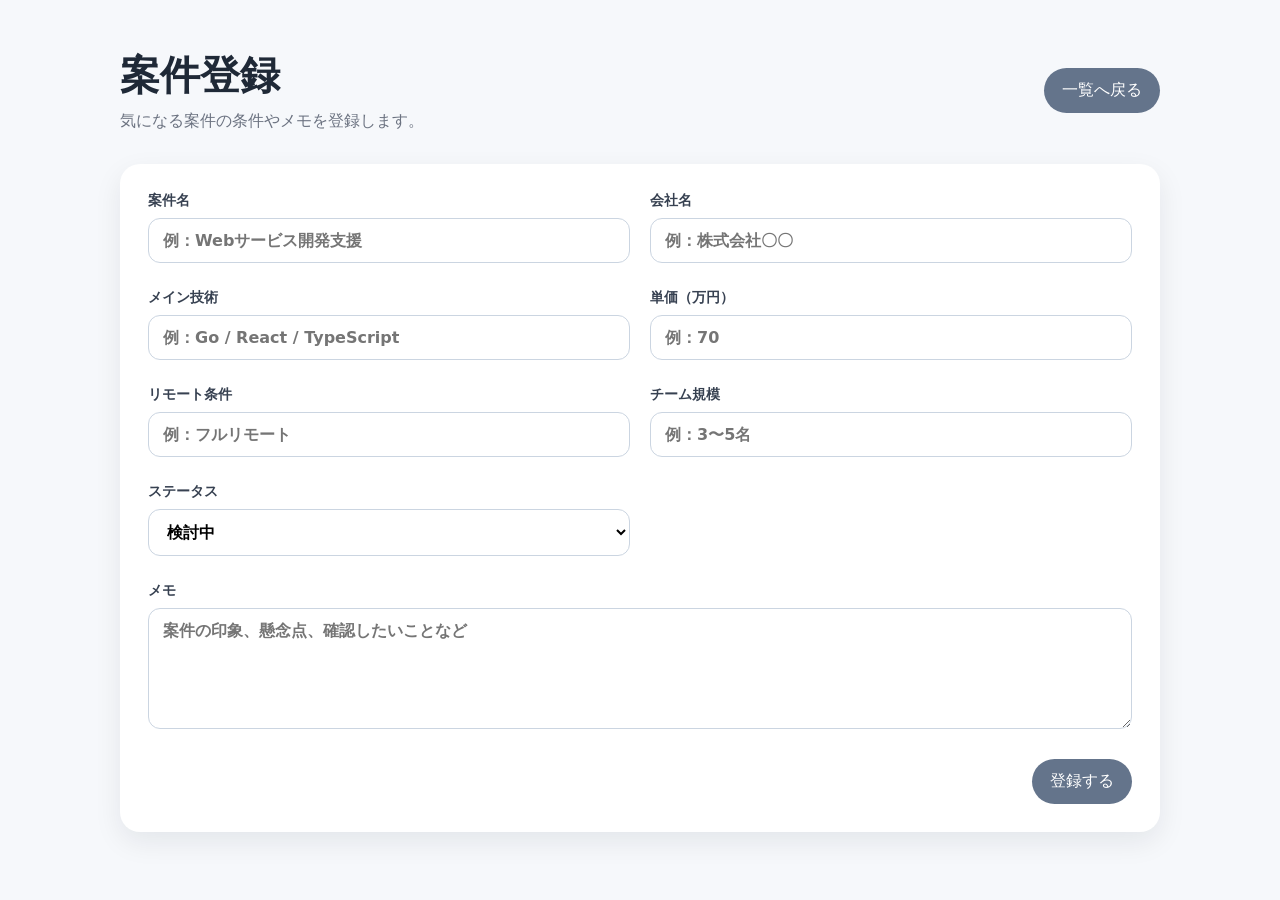
<file: templates/new.html>
<!DOCTYPE html>
<html lang="ja">
<head>
  <meta charset="UTF-8">
  <title>{{ .Title }}</title>
  <link rel="stylesheet" href="/static/style.css">
</head>
<body>
  <main class="container">
    <header class="page-header">
      <div>
        <h1>案件登録</h1>
        <p>気になる案件の条件やメモを登録します。</p>
      </div>
      <a class="button button-secondary" href="/">一覧へ戻る</a>
    </header>

    <form class="form-card" action="/projects" method="post">
      <div class="form-grid">
        <label>
          <span>案件名</span>
          <input type="text" name="title" required placeholder="例：Webサービス開発支援">
        </label>

        <label>
          <span>会社名</span>
          <input type="text" name="company" placeholder="例：株式会社〇〇">
        </label>

        <label>
          <span>メイン技術</span>
          <input type="text" name="main_skill" placeholder="例：Go / React / TypeScript">
        </label>

        <label>
          <span>単価（万円）</span>
          <input type="number" name="unit_price" min="0" placeholder="例：70">
        </label>

        <label>
          <span>リモート条件</span>
          <input type="text" name="remote_type" placeholder="例：フルリモート">
        </label>

        <label>
          <span>チーム規模</span>
          <input type="text" name="team_size" placeholder="例：3〜5名">
        </label>

        <label>
          <span>ステータス</span>
          <select name="status">
            <option value="considering">検討中</option>
            <option value="applied">応募済み</option>
            <option value="interview">面談予定</option>
            <option value="declined">見送り</option>
            <option value="accepted">参画決定</option>
          </select>
        </label>

        <label class="full">
          <span>メモ</span>
          <textarea name="notes" rows="5" placeholder="案件の印象、懸念点、確認したいことなど"></textarea>
        </label>
      </div>

      <div class="form-actions">
        <button class="button" type="submit">登録する</button>
      </div>
    </form>
  </main>
</body>
</html>
</file>
<file: static/style.css>
* {
  box-sizing: border-box;
}

body {
  margin: 0;
  font-family: system-ui, -apple-system, BlinkMacSystemFont, "Segoe UI", sans-serif;
  background: #f6f8fb;
  color: #1f2937;
}

.container {
  width: min(1040px, 92%);
  margin: 0 auto;
  padding: 48px 0;
}

.page-header {
  display: flex;
  justify-content: space-between;
  align-items: center;
  gap: 24px;
  margin-bottom: 32px;
}

.page-header h1 {
  margin: 0;
  font-size: 40px;
}

.page-header p {
  margin: 8px 0 0;
  color: #6b7280;
}

.button,
.button-link,
.button-area button {
  display: inline-flex;
  align-items: center;
  justify-content: center;
  padding: 12px 18px;
  border-radius: 999px;
  background: #64748b;
  color: #fff;
  font-weight: 700;
  text-decoration: none;
  border: none;
  cursor: pointer;
  font: inherit;
}

.button:hover,
.button-link:hover,
.button-area button:hover {
  background: #475569;
}

.button-primary {
  background: #2563eb;
}

.button-primary:hover {
  background: #1d4ed8;
}

.button-secondary {
  background: #64748b;
}

.button-area {
  display: flex;
  align-items: center;
  gap: 12px;
  margin-top: 24px;
}

.secondary-link {
  color: #475569;
  text-decoration: none;
  font-weight: 600;
}

.secondary-link:hover {
  text-decoration: underline;
}

.project-list {
  display: grid;
  gap: 20px;
}

.project-card {
  padding: 24px;
  border-radius: 20px;
  background: #fff;
  box-shadow: 0 10px 28px rgba(15, 23, 42, 0.08);
}

.project-card__header {
  display: flex;
  justify-content: space-between;
  align-items: center;
  gap: 16px;
  margin-bottom: 16px;
}

.project-card h2 {
  margin: 0;
  font-size: 22px;
}

.status {
  padding: 6px 12px;
  border-radius: 999px;
  background: #e0f2fe;
  color: #0369a1;
  font-size: 13px;
  font-weight: 700;
  white-space: nowrap;
}

dl {
  display: grid;
  grid-template-columns: repeat(4, 1fr);
  gap: 16px;
  margin: 0;
}

dt {
  color: #6b7280;
  font-size: 13px;
  margin-bottom: 4px;
}

dd {
  margin: 0;
  font-weight: 600;
}

.empty {
  padding: 48px;
  border-radius: 20px;
  background: #fff;
  text-align: center;
  box-shadow: 0 10px 28px rgba(15, 23, 42, 0.08);
}

.empty h2 {
  margin: 0 0 8px;
}

.empty p {
  margin: 0;
  color: #6b7280;
}

.form-card {
  padding: 28px;
  border-radius: 20px;
  background: #fff;
  box-shadow: 0 10px 28px rgba(15, 23, 42, 0.08);
}

.form-grid {
  display: grid;
  grid-template-columns: repeat(2, 1fr);
  gap: 20px;
}

.form-group {
  margin-bottom: 18px;
}

label,
.form-group label {
  display: grid;
  gap: 8px;
  margin-bottom: 6px;
  font-weight: 600;
  color: #0f172a;
}

label span {
  color: #374151;
  font-size: 14px;
  font-weight: 700;
}

input,
select,
textarea,
.form-group input,
.form-group select,
.form-group textarea {
  width: 100%;
  padding: 12px 14px;
  border: 1px solid #cbd5e1;
  border-radius: 12px;
  font: inherit;
  background: #fff;
}

textarea,
.form-group textarea {
  resize: vertical;
}

.full {
  grid-column: 1 / -1;
}

.form-actions {
  margin-top: 24px;
  display: flex;
  justify-content: flex-end;
  gap: 12px;
}

.text-link {
  display: inline-flex;
  margin-top: 18px;
  color: #2563eb;
  font-weight: 700;
  text-decoration: none;
}

.text-link:hover {
  text-decoration: underline;
}

.detail-card {
  padding: 28px;
  border-radius: 20px;
  background: #fff;
  box-shadow: 0 10px 28px rgba(15, 23, 42, 0.08);
}

.detail-card__header {
  display: flex;
  justify-content: space-between;
  align-items: flex-start;
  gap: 16px;
  margin-bottom: 24px;
}

.detail-card__header h2 {
  margin: 0;
  font-size: 28px;
}

.detail-card__header p {
  margin: 8px 0 0;
  color: #6b7280;
}

.detail-list {
  display: grid;
  grid-template-columns: repeat(2, 1fr);
  gap: 20px;
  padding: 20px;
  border-radius: 16px;
  background: #f8fafc;
}

.notes-section {
  margin-top: 28px;
}

.notes-section h3 {
  margin: 0 0 12px;
}

.notes-section p {
  margin: 0;
  line-height: 1.8;
  white-space: pre-wrap;
}

.muted {
  color: #6b7280;
}

@media (max-width: 768px) {
  .page-header {
    flex-direction: column;
    align-items: flex-start;
  }

  .page-header h1 {
    font-size: 32px;
  }

  dl,
  .detail-list,
  .form-grid {
    grid-template-columns: 1fr;
  }

  .button-area,
  .form-actions {
    flex-direction: column;
    align-items: stretch;
  }

  .button,
  .button-link,
  .button-area button {
    width: 100%;
  }
}

.delete-area {
  margin-top: 40px;
  padding-top: 28px;
  border-top: 1px solid #e5e7eb;
  display: flex;
  justify-content: flex-end;
}

.danger-button {
  display: inline-flex;
  align-items: center;
  justify-content: center;
  padding: 10px 16px;
  border-radius: 999px;
  background: #dc2626;
  color: #fff;
  font-weight: 700;
  border: none;
  cursor: pointer;
  font: inherit;
}

.danger-button:hover {
  background: #b91c1c;
}
</file>
